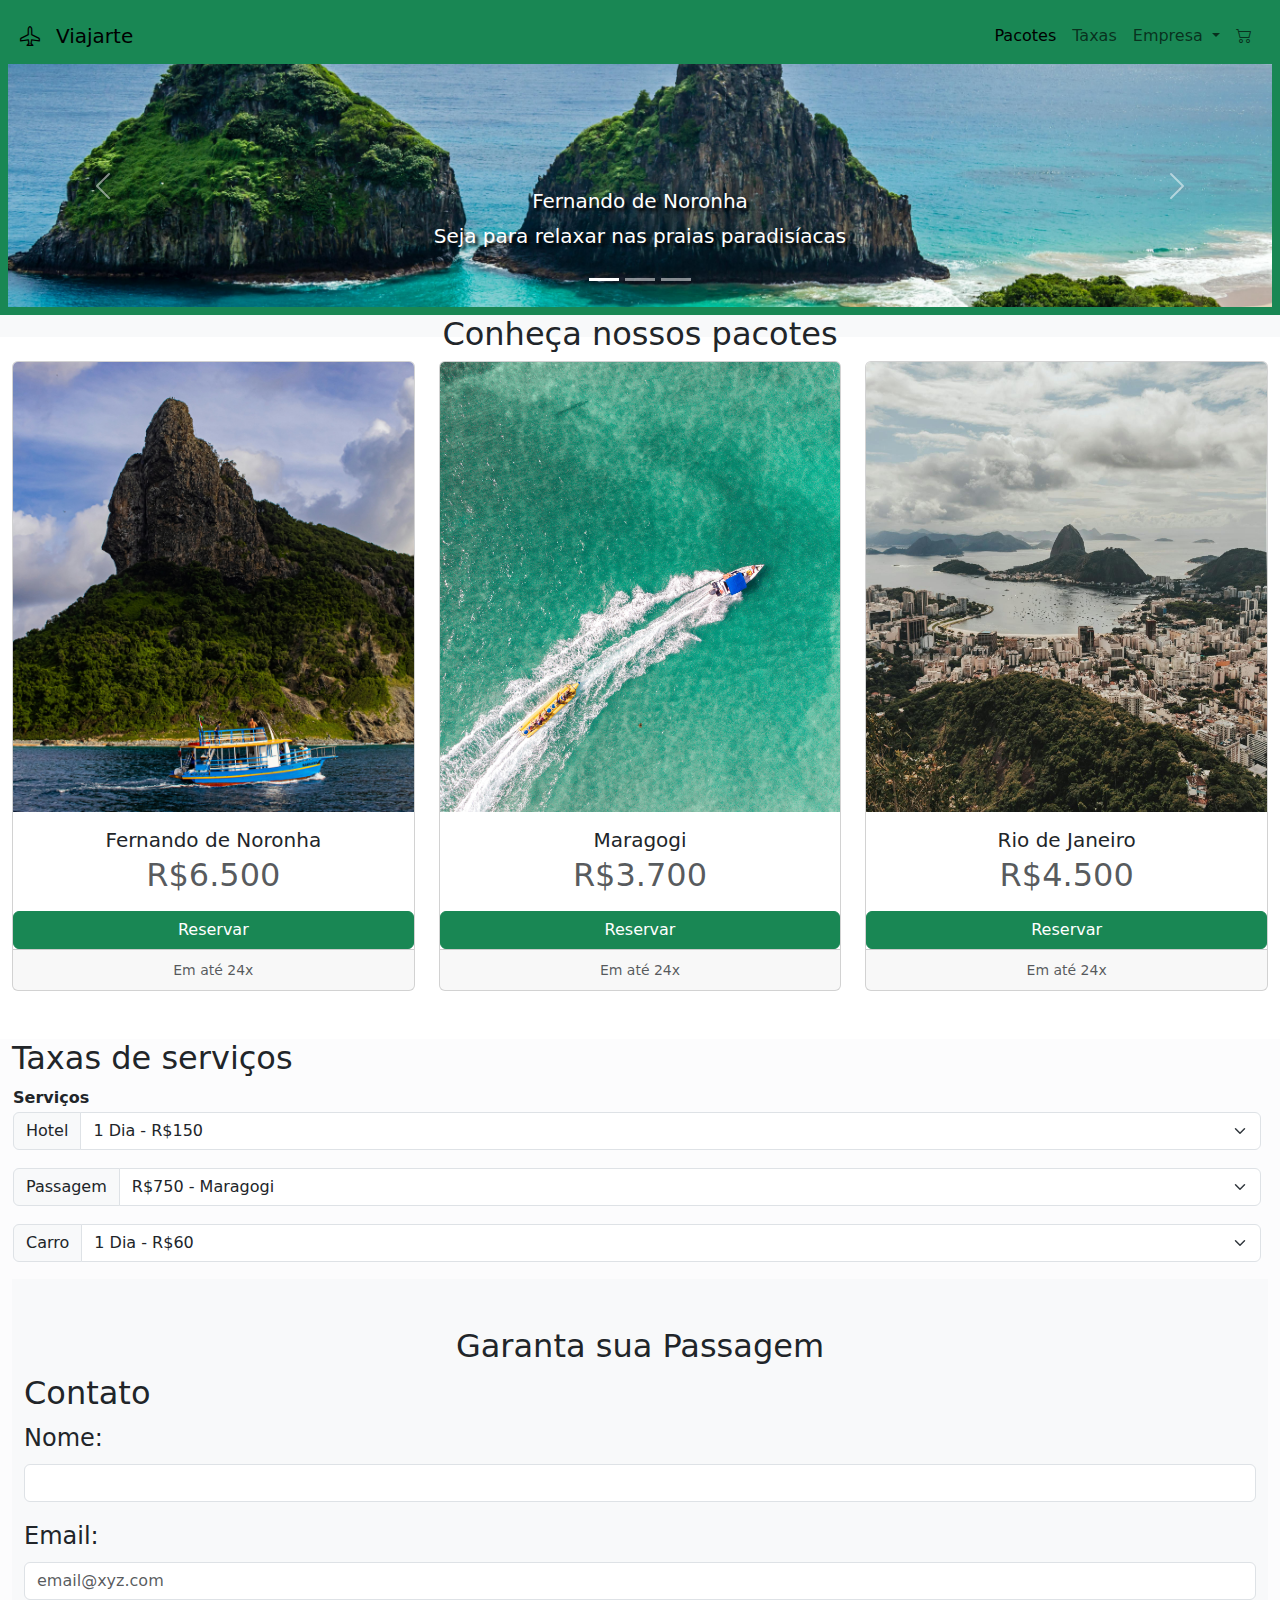
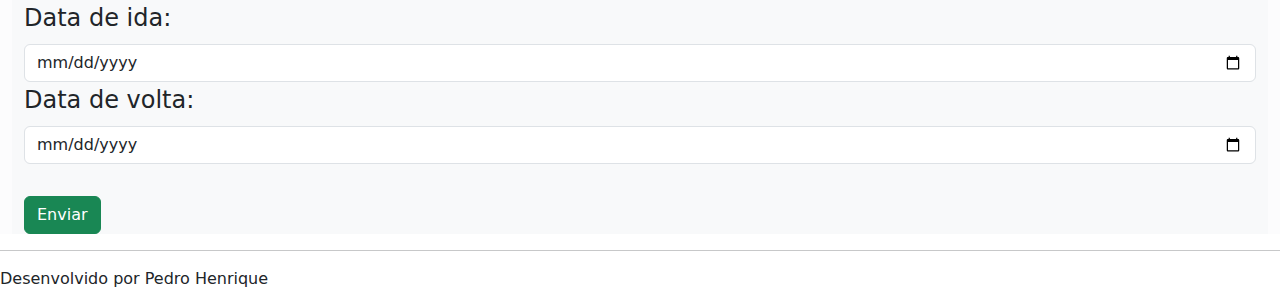
<file: index.html>
<!DOCTYPE html>
<html lang="PT-BR">

<head>
  <meta charset="UTF-8">
  <meta name="viewport" content="width=device-width, initial-scale=1.0">
  <link rel="stylesheet" href="style.css"">
  <link rel="stylesheet" href="https://cdn.jsdelivr.net/npm/bootstrap-icons@1.11.3/font/bootstrap-icons.min.css">
    <link href=" https://cdn.jsdelivr.net/npm/bootstrap@5.3.3/dist/css/bootstrap.min.css" rel="stylesheet"
    integrity="sha384-QWTKZyjpPEjISv5WaRU9OFeRpok6YctnYmDr5pNlyT2bRjXh0JMhjY6hW+ALEwIH" crossorigin="anonymous">
  <title>Viajarte</title>
</head>

<body>
  <header class="container-fluid p-2 bg-success text-center">
    <section>
      <nav class=" navbar navbar-expand-lg bg-success">
        <div class="container-fluid">
          <a class="navbar-brand" href="#"><i class="bi bi-airplane"></i></a>
          <a class="navbar-brand" href="#">Viajarte</a>
          <button class="navbar-toggler" type="button" data-bs-toggle="collapse"
            data-bs-target="#navbarSupportedContent" aria-controls="navbarSupportedContent" aria-expanded="false"
            aria-label="Toggle navigation">
            <span class="navbar-toggler-icon"></span>
          </button>
          <div class="collapse navbar-collapse justify-content-end bg-success" id="navbarSupportedContent">
            <ul class="navbar-nav">
              <li class="nav-item">
                <a class="nav-link active" aria-current="page" href="#">Pacotes</a>
              </li>
              <li class="nav-item">
                <a class="nav-link" href="#">Taxas</a>
              </li>
              <li class="nav-item dropdown">
                <a class="nav-link dropdown-toggle" href="#" role="button" data-bs-toggle="dropdown"
                  aria-expanded="false">
                  Empresa
                </a>
                <ul class="dropdown-menu">
                  <li><a class="dropdown-item" href="#">Contato</a></li>
                  <li><a class="dropdown-item" href="#">Historia</a></li>
                  <li>
                    <hr class="dropdown-divider">
                  </li>
                </ul>
                <li>
                  <a class="nav-link" href="#"><i class="bi bi-cart2"></i></a>
                </li>
              </li>
              </li>
            </ul>
          </div>
        </div>
      </nav>


      <div id="carouselExampleCaptions" class="carousel slide">
        <div class="carousel-indicators">
          <button type="button" data-bs-target="#carouselExampleCaptions" data-bs-slide-to="0" class="active"
            aria-current="true" aria-label="Slide 1"></button>
          <button type="button" data-bs-target="#carouselExampleCaptions" data-bs-slide-to="1"
            aria-label="Slide 2"></button>
          <button type="button" data-bs-target="#carouselExampleCaptions" data-bs-slide-to="2"
            aria-label="Slide 3"></button>
        </div>
        <div class="carousel-inner">
          <div class="carousel-item active" id="AteImg">
            <img src="img/carrosel/pexels-marcio-teixeira-763917535-20358931.jpg" class="d-block w-100" alt="...">
            <div class="carousel-caption d-none d-md-block" id="Textone">
              <h5>Fernando de Noronha</h5>
              <p>Seja para relaxar nas praias paradisíacas</p>
            </div>
          </div>
          <div class="carousel-item" id="AteImg">
            <img src="img/carrosel/pexels-caio-45917.jpg" class="d-block w-100" alt="...">
            <div class="carousel-caption d-none d-md-block" id="Textone">
              <h5>São Paulo</h5>
              <p>Mergulhar na cultura vibrante de São Paulo</p>
            </div>
          </div>
          <div class="carousel-item" id="AteImg">
            <img src="img/carrosel/pexels-aline-cardoso-1493182-2876407.jpg" class="d-block w-100" alt="...">
            <div class="carousel-caption d-none d-md-block" id="Textone">
              <h5>Rio de Janeiro</h5>
              <p>Ou se apaixonar pelas belezas do Rio de Janeiro, o Brasil te espera! Reserve já sua viagem e viva
                experiências inesquecíveis!
              </p>
            </div>
          </div>
        </div>
        <button class="carousel-control-prev" type="button" data-bs-target="#carouselExampleCaptions"
          data-bs-slide="prev">
          <span class="carousel-control-prev-icon" aria-hidden="true"></span>
          <span class="visually-hidden">Previous</span>
        </button>
        <button class="carousel-control-next" type="button" data-bs-target="#carouselExampleCaptions"
          data-bs-slide="next">
          <span class="carousel-control-next-icon" aria-hidden="true"></span>
          <span class="visually-hidden">Next</span>
        </button>
      </div>
    </section>
  </header>

  <section class="container-fluid bg-light text-center">
    <h2>Conheça nossos pacotes</h2>
  </section>

  <section class="text-center container-fluid" id="imgTwo">
    <div class="row row-cols-1 row-cols-md-3 g-4" id="card">
      <div class="col">
        <div class="card h-100">
          <img src="img/pexels-paulo-gustavo-modesto-1241776887-24964018.jpg" class="card-img-top" alt="...">
          <div class="card-body">
            <h5 class="card-title text-center">Fernando de Noronha</h5>
            <h2 class="card-text card-subtitle text-muted">R$6.500</h2>
          </div>
          <a href="" class="btn btn-success" data-bs-toggle="modal" data-bs-target="#ModalTree">Reservar</a>
          <div class="card-footer">
            <small class="text-body-secondary">Em até 24x</small>
          </div>
        </div>
      </div>
      <div class="col">
        <div class="card h-100">
          <img src="img/pexels-lucasmenesesphoto-4869162.jpg" class="card-img-top" alt="...">
          <div class="card-body">
            <h5 class="card-title">Maragogi</h5>
            <h2 class="card-text card-subtitle text-muted">R$3.700</h2>
          </div>
          <a href="" class="btn btn-success" data-bs-toggle="modal" data-bs-target="#ModalFour">Reservar</a>
          <div class="card-footer">
            <small class="text-body-secondary">Em até 24x</small>
          </div>
        </div>
      </div>
      <div class="col">
        <div class="card h-100">
          <img src="img/pexels-guimaraesm-3648269 (2).jpg" class="card-img-top" alt="...">
          <div class="card-body">
            <h5 class="card-title">Rio de Janeiro</h5>
            <h2 class="card-text card-subtitle text-muted">R$4.500</h2>
          </div>
          <a href="" class="btn btn-success" data-bs-toggle="modal" data-bs-target="#ModalOne">Reservar</a>
          <div class="card-footer">
            <small class="text-body-secondary">Em até 24x</small>
          </div>
        </div>
      </div>
  </section>
  <fieldset><br><br>
    <section class="container-fluid bg-light-subtle">
      <div>
        <h2>Taxas de serviços</h2>

        <table class="container-fluid ">
          <thead>
        </table>

        <TAble class="container-fluid">
          <tr>
            <th>Serviços</th>

          </tr>
          </thead>
          <tbody>
            <tr>
              <td>
                <div class="input-group mb-3">
                  <label class="input-group-text" for="inputGroupSelect01">Hotel</label>
                  <select class="form-select" id="inputGroupSelect01">
                    <option value="">Não vou querer</option>
                    <option selected="1">1 Dia - R$150</option>
                    <option value="2">7 Dias - R$750</option>
                    <option value="3">1 mês - R$2.500</option>
                  </select>
                </div>
              </td>
              <td></td>
            </tr>

            <tr>
              <td>
                <div class="input-group mb-3">
                  <label class="input-group-text" for="inputGroupSelect01">Passagem</label>
                  <select class="form-select" id="inputGroupSelect01">
                    <option selected>R$750 - Maragogi</option>
                    <option value="1">R$3.750 - Fernando de Noronha</option>
                    <option value="2">R$1.500 - Rio de Janeiro</option>
                  </select>
                </div>
              </td>
              <td></td>
            </tr>
            <tr>
              <td>
                <div class="input-group mb-3">
                  <label class="input-group-text" for="inputGroupSelect01">Carro</label>
                  <select class="form-select" id="inputGroupSelect01">
                    <option value="">Não vou querer</option>
                    <option selected="1">1 Dia - R$60</option>
                    <option value="2">7 Dias - R$380</option>
                    <option value="3">1 mês - R$1.500</option>
                  </select>
                </div>
              </td>
              <td></td>
            </tr>
          </tbody>
        </table>
      </div>
    </section>
  </fieldset>

  <fieldset class="container-fluid bg-light-subtle">
    <section class="container-fluid bg-light"><br><br>
      <h2 class="text-center">Garanta sua Passagem</h2>
      <h2>Contato</h2>
      <form method="get" action=""></form>
      <legend>
        <div class="mb-3">
          <label class="form-label" for="nome">Nome:</label>
          <input type="text" class="form-control" name="nome" id="nome">
        </div>
        <div class="nb-3">
          <label class="form-label" for="email">Email:</label>
          <input type="email" class="form-control" name="email" placeholder="email@xyz.com" required id="email">
        </div>

        <div class="nb-3">
          <label class="form-label" for="dataIda">Data de ida:</label>
          <input type="date" class="form-control" name="dataIda" id="dataIda">
        </div>

        <div class="nb-3">
          <label class="form-label" for="dataVolta">Data de volta:</label>
          <input type="date" class="form-control" name="dataVolta" id="dataVolta">
        </div>
      </legend>
      <fieldset>
        <br>
        <a href="" class="btn btn-success" data-bs-toggle="modal" data-bs-target="#ModalTwo">Enviar</a>
      </fieldset>

  </fieldset>
  </section>
  <script src="https://cdn.jsdelivr.net/npm/bootstrap@5.3.3/dist/js/bootstrap.bundle.min.js"
    integrity="sha384-YvpcrYf0tY3lHB60NNkmXc5s9fDVZLESaAA55NDzOxhy9GkcIdslK1eN7N6jIeHz"
    crossorigin="anonymous"></script>
</body>
<div class="modal" tabindex="-1" id="ModalOne">
  <div class="modal-dialog">
    <div class="modal-content">
      <div class="modal-header">
        <h5 class="modal-title">Suas compras</h5>
        <button type="button" class="btn-close" data-bs-dismiss="modal" aria-label="Close"></button>
      </div>
      <div class="modal-body">
        <p>Produto adicionado ao carrinho</p>
      </div>
      <div class="modal-footer">
        <button type="button" class="btn btn-warning" data-bs-dismiss="modal">Continuar comprando</button>
        <a href="checkoutRio.html" type="button" class="btn btn-success">Finalizar compra</a>
      </div>
    </div>
  </div>
</div> 

<div class="modal" tabindex="-1" id="ModalTree">
  <div class="modal-dialog">
    <div class="modal-content">
      <div class="modal-header">
        <h5 class="modal-title">Suas compras</h5>
        <button type="button" class="btn-close" data-bs-dismiss="modal" aria-label="Close"></button>
      </div>
      <div class="modal-body">
        <p>Produto adicionado ao carrinho</p>
      </div>
      <div class="modal-footer">
        <button type="button" class="btn btn-warning" data-bs-dismiss="modal">Continuar comprando</button>
        <a href="checkoutFer.html" type="button" class="btn btn-success">Finalizar compra</a>
      </div>
    </div>
  </div>
</div> 

<div class="modal" tabindex="-1" id="ModalFour">
  <div class="modal-dialog">
    <div class="modal-content">
      <div class="modal-header">
        <h5 class="modal-title">Suas compras</h5>
        <button type="button" class="btn-close" data-bs-dismiss="modal" aria-label="Close"></button>
      </div>
      <div class="modal-body">
        <p>Produto adicionado ao carrinho</p>
      </div>
      <div class="modal-footer">
        <button type="button" class="btn btn-warning" data-bs-dismiss="modal">Continuar comprando</button>
        <a href="checkoutMara.html" type="button" class="btn btn-success">Finalizar compra</a>
      </div>
    </div>
  </div>
</div> 

<div class="modal" tabindex="-1" id="ModalTwo">
  <div class="modal-dialog">
    <div class="modal-content">
      <div class="modal-header">
        <h5 class="modal-title">Orçamento Enviado</h5>
        <button type="button" class="btn-close" data-bs-dismiss="modal" aria-label="Close"></button>
      </div>
      <div class="modal-body">
        <p>Em breve entraremos em contato por email</p>
      </div>
      <div class="modal-footer">
        <button type="button" class="btn btn-danger" data-bs-dismiss="modal">Fechar</button>
      </div>
    </div>
  </div>
</div>
<footer>
  <hr>
  <p>
      Desenvolvido por Pedro Henrique
  </p>
</footer>
</html>
</file>
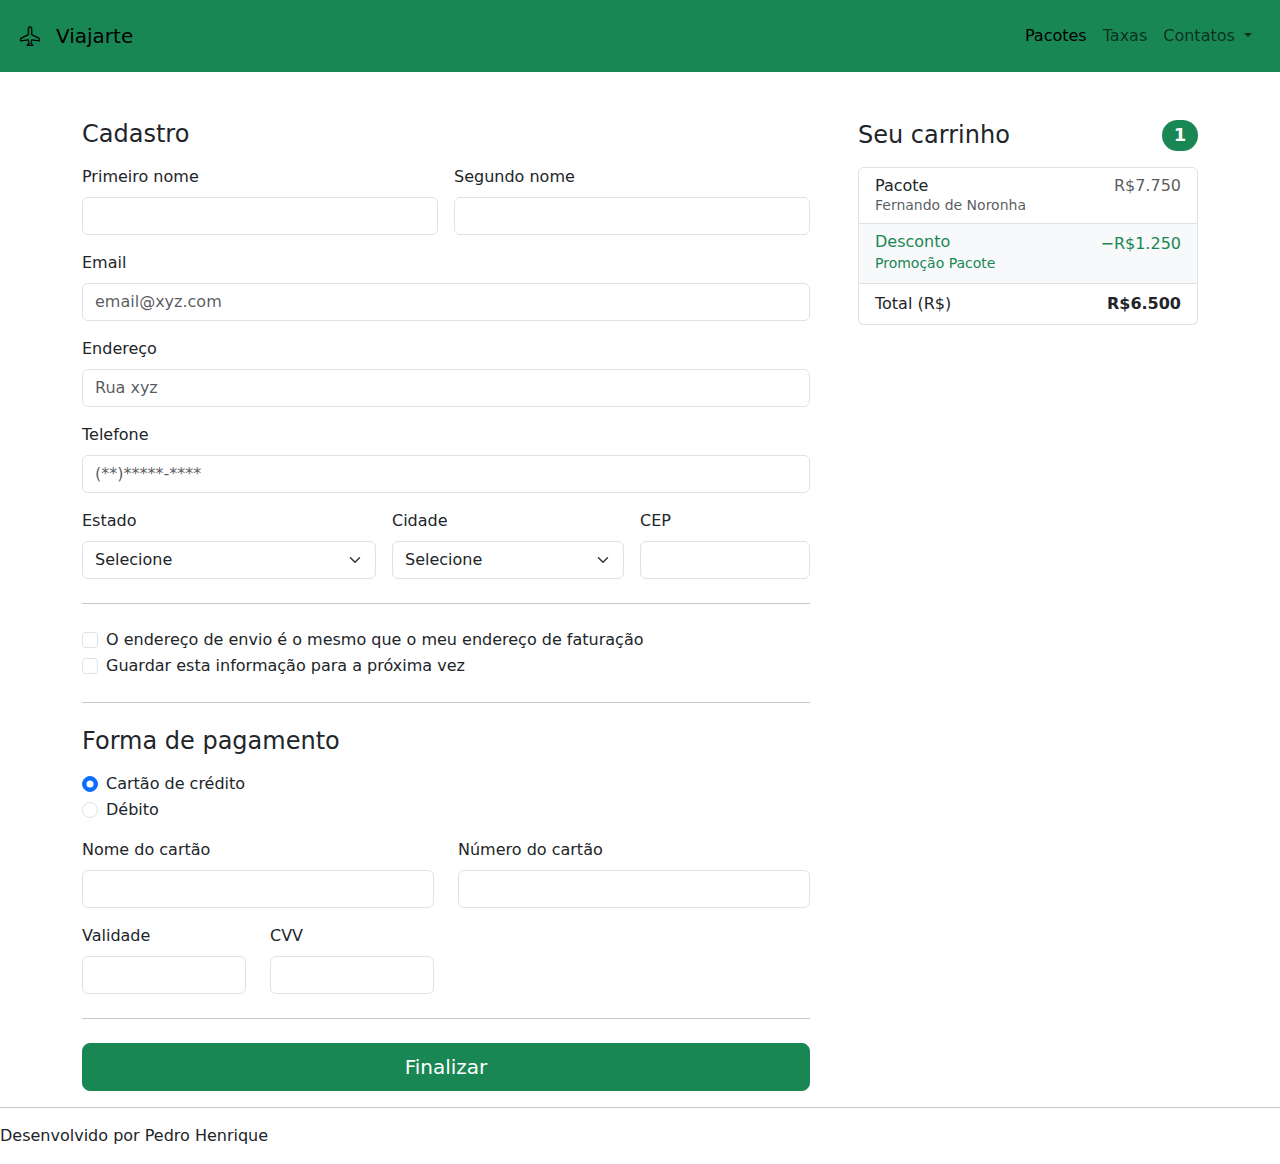
<file: checkoutFer.html>
<!DOCTYPE html>
<html lang="PT-BR">

<head>
  <meta charset="UTF-8">
  <meta name="viewport" content="width=device-width, initial-scale=1.0">
  <link rel="stylesheet" href="style.css">
  <link rel="stylesheet" href="https://cdn.jsdelivr.net/npm/bootstrap-icons@1.11.3/font/bootstrap-icons.min.css">
  <link href=" https://cdn.jsdelivr.net/npm/bootstrap@5.3.3/dist/css/bootstrap.min.css" rel="stylesheet"
    integrity="sha384-QWTKZyjpPEjISv5WaRU9OFeRpok6YctnYmDr5pNlyT2bRjXh0JMhjY6hW+ALEwIH" crossorigin="anonymous">
  <title>Checkout</title>
</head>

<body>
  <header class="container-fluid p-2 bg-success text-center">
    <section>
      <nav class=" navbar navbar-expand-lg bg-success">
        <div class="container-fluid">
          <a class="navbar-brand" href="#"><i class="bi bi-airplane"></i></a>
          <a class="navbar-brand" href="#">Viajarte</a>
          <button class="navbar-toggler" type="button" data-bs-toggle="collapse"
            data-bs-target="#navbarSupportedContent" aria-controls="navbarSupportedContent" aria-expanded="false"
            aria-label="Toggle navigation">
            <span class="navbar-toggler-icon"></span>
          </button>
          <div class="collapse navbar-collapse justify-content-end bg-success" id="navbarSupportedContent">
            <ul class="navbar-nav">
              <li class="nav-item">
                <a class="nav-link active" aria-current="page" href="#">Pacotes</a>
              </li>
              <li class="nav-item">
                <a class="nav-link" href="#">Taxas</a>
              </li>
              <li class="nav-item dropdown">
                <a class="nav-link dropdown-toggle" href="#" role="button" data-bs-toggle="dropdown"
                  aria-expanded="false">
                  Contatos
                </a>
                <ul class="dropdown-menu">
                  <li><a class="dropdown-item" href="#">Action</a></li>
                  <li><a class="dropdown-item" href="#">Another action</a></li>
                  <li>
                    <hr class="dropdown-divider">
                  </li>

                <li>
                  <a class="nav-link" href="#"><i class="bi bi-cart2"></i></a>
                </li>
              </li>
              </li>
            </ul>
          </div>
        </div>
      </nav>
      </fieldset>
    </section>
  </header><br><br>
  <main class="container">
    <div class="row g-5">
      <div class="col-md-5 col-lg-4 order-md-last">
        <h4 class="d-flex justify-content-between align-items-center mb-3">
          <span>Seu carrinho</span>
          <span class="badge bg-success rounded-pill">1</span>
        </h4>
        <ul class="list-group mb-3">
          <li class="list-group-item d-flex justify-content-between lh-sm">
            <div>
              <h6 class="my-0">Pacote</h6>
              <small class="text-body-secondary">Fernando de Noronha</small>
            </div>
            <span class="text-body-secondary">R$7.750</span>
          </li>
          <li class="list-group-item d-flex justify-content-between bg-body-tertiary">
            <div class="text-success">
              <h6 class="my-0">Desconto</h6>
              <small>Promoção Pacote</small>
            </div>
            <span class="text-success">−R$1.250</span>
          </li>
          <li class="list-group-item d-flex justify-content-between">
            <span>Total (R$)</span>
            <strong>R$6.500</strong>
          </li>
        </ul>

        <form>
        </form>
      </div>
      <div class="col-md-7 col-lg-8">
        <h4 class="mb-3">Cadastro</h4>
        <form class="needs-validation" novalidate>
          <div class="row g-3">
            <div class="col-sm-6">
              <label for="firstName" class="form-label">Primeiro nome</label>
              <input type="text" class="form-control" id="firstName" placeholder="" value="" required>
              <div class="invalid-feedback">
                Valid first name is required.
              </div>
            </div>

            <div class="col-sm-6">
              <label for="lastName" class="form-label">Segundo nome</label>
              <input type="text" class="form-control" id="lastName" placeholder="" value="" required>
              <div class="invalid-feedback">
                Valid last name is required.
              </div>
            </div>

            <div class="col-12">
              <label for="email" class="form-label">Email <span class="text-body-secondary"></span></label>
              <input type="email" class="form-control" id="email" placeholder="email@xyz.com">
              <div class="invalid-feedback">
                Please enter a valid email address for shipping updates.
              </div>
            </div>

            <div class="col-12">
              <label for="address" class="form-label">Endereço</label>
              <input type="text" class="form-control" id="Endereço" placeholder="Rua xyz" required>
              <div class="invalid-feedback">
                Please enter your shipping address.
              </div>
            </div>

            <div class="col-12">
              <label for="address2" class="form-label">Telefone <span
                  class="text-body-secondary"></span></label>
              <input type="text" class="form-control" id="telefone" placeholder="(**)*****-****">
            </div>

            <div class="col-md-5">
              <label for="estado" class="form-label">Estado</label>
              <select class="form-select" id="estado" required>
                <option value="">Selecione</option>
                <option value="">Selecione um estado</option>
                <option value="AC">Acre (AC)</option>
                <option value="AL">Alagoas (AL)</option>
                <option value="AP">Amapá (AP)</option>
                <option value="AM">Amazonas (AM)</option>
                <option value="BA">Bahia (BA)</option>
                <option value="CE">Ceará (CE)</option>
                <option value="DF">Distrito Federal (DF)</option>
                <option value="ES">Espírito Santo (ES)</option>
                <option value="GO">Goiás (GO)</option>
                <option value="MA">Maranhão (MA)</option>
                <option value="MT">Mato Grosso (MT)</option>
                <option value="MS">Mato Grosso do Sul (MS)</option>
                <option value="MG">Minas Gerais (MG)</option>
                <option value="PA">Pará (PA)</option>
                <option value="PB">Paraíba (PB)</option>
                <option value="PR">Paraná (PR)</option>
                <option value="PE">Pernambuco (PE)</option>
                <option value="PI">Piauí (PI)</option>
                <option value="RJ">Rio de Janeiro (RJ)</option>
                <option value="RN">Rio Grande do Norte (RN)</option>
                <option value="RS">Rio Grande do Sul (RS)</option>
                <option value="RO">Rondônia (RO)</option>
                <option value="RR">Roraima (RR)</option>
                <option value="SC">Santa Catarina (SC)</option>
                <option value="SP">São Paulo (SP)</option>
                <option value="SE">Sergipe (SE)</option>
                <option value="TO">Tocantins (TO)</option>
              </select>
              <div class="invalid-feedback">
                Selecione seu estado.
              </div>
            </div>

            <div class="col-md-4">
              <label for="state" class="form-label">Cidade</label>
              <select class="form-select" id="Cidade" required>
                <option value="">Selecione</option>
                <option value="">Selecione uma cidade</option>
                <option value="São Paulo">São Paulo</option>
                <option value="Rio de Janeiro">Rio de Janeiro</option>
                <option value="Belo Horizonte">Belo Horizonte</option>
                <option value="Brasília">Brasília</option>
                <option value="Salvador">Salvador</option>
                <option value="Fortaleza">Fortaleza</option>
                <option value="Curitiba">Curitiba</option>
                <option value="Manaus">Manaus</option>
                <option value="Recife">Recife</option>
                <option value="Porto Alegre">Porto Alegre</option>
                <option value="Belém">Belém</option>
                <option value="Goiânia">Goiânia</option>
                <option value="São Luís">São Luís</option>
                <option value="Maceió">Maceió</option>
                <option value="Natal">Natal</option>
                <option value="João Pessoa">João Pessoa</option>
                <option value="Teresina">Teresina</option>
                <option value="Campo Grande">Campo Grande</option>
                <option value="Cuiabá">Cuiabá</option>
                <option value="Aracaju">Aracaju</option>
                <option value="Vitória">Vitória</option>
                <option value="Macapá">Macapá</option>
                <option value="Rio Branco">Rio Branco</option>
                <option value="Boa Vista">Boa Vista</option>
                <option value="Palmas">Palmas</option>
                <option value="São Bernardo do Campo">São Bernardo do Campo</option>
                <option value="São José dos Campos">São José dos Campos</option>
                <option value="Santo André">Santo André</option>
                <option value="Nova Iguaçu">Nova Iguaçu</option>
                <option value="Duque de Caxias">Duque de Caxias</option>
                <option value="Campinas">Campinas</option>
                <option value="São José">São José</option>
                <option value="Guarulhos">Guarulhos</option>
                <option value="Diadema">Diadema</option>
                <option value="Niterói">Niterói</option>
                <option value="Contagem">Contagem</option>
                <option value="Juiz de Fora">Juiz de Fora</option>
                <option value="Sorocaba">Sorocaba</option>
                <option value="Caxias do Sul">Caxias do Sul</option>
                <option value="Pelotas">Pelotas</option>
                <option value="Florianópolis">Florianópolis</option>
                <option value="Teresópolis">Teresópolis</option>
              </select>
              <div class="invalid-feedback">
                Selecione sua cidade.
              </div>
            </div>

            <div class="col-md-3">
              <label for="zip" class="form-label">CEP</label>
              <input type="text" class="form-control" id="zip" placeholder="" required>
              <div class="invalid-feedback">
                Zip code required.
              </div>
            </div>
          </div>

          <hr class="my-4">

          <div class="form-check">
            <input type="checkbox" class="form-check-input" id="same-address">
            <label class="form-check-label" for="same-address">O endereço de envio é o mesmo que o meu endereço de faturação</label>
          </div>

          <div class="form-check">
            <input type="checkbox" class="form-check-input" id="save-info">
            <label class="form-check-label" for="save-info">Guardar esta informação para a próxima vez</label>
          </div>

          <hr class="my-4">

          <h4 class="mb-3">Forma de pagamento</h4>

          <div class="my-3">
            <div class="form-check">
              <input id="credit" name="paymentMethod" type="radio" class="form-check-input" checked required>
              <label class="form-check-label" for="credit">Cartão de crédito</label>
            </div>
            <div class="form-check">
              <input id="debit" name="paymentMethod" type="radio" class="form-check-input" required>
              <label class="form-check-label" for="debit">Débito</label>
            </div>
          </div>

          <div class="row gy-3">
            <div class="col-md-6">
              <label for="cc-name" class="form-label">Nome do cartão</label>
              <input type="text" class="form-control" id="cc-name" placeholder="" required>
              <small class="text-body-secondary"></small>
              <div class="invalid-feedback">
                É necessário o nome do cartão de crédito
              </div>
            </div>

            <div class="col-md-6">
              <label for="cc-number" class="form-label">Número do cartão</label>
              <input type="text" class="form-control" id="cc-number" placeholder="" required>
              <div class="invalid-feedback">
                É necessário o número do cartão de crédito
              </div>
            </div>

            <div class="col-md-3">
              <label for="cc-expiration" class="form-label">Validade</label>
              <input type="text" class="form-control" id="cc-expiration" placeholder="" required>
              <div class="invalid-feedback">
                É necessário a validade do cartão de crédito
              </div>
            </div>

            <div class="col-md-3">
              <label for="cc-cvv" class="form-label">CVV</label>
              <input type="text" class="form-control" id="cc-cvv" placeholder="" required>
              <div class="invalid-feedback">
                Security code required
              </div>
            </div>
          </div>

          <hr class="my-4">

          <a href="" class="btn btn-success btn-lg w-100" data-bs-toggle="modal" data-bs-target="#ModalFer">Finalizar</a>
        </form>
      </div>
    </div>
  </main>

  <script src="https://cdn.jsdelivr.net/npm/bootstrap@5.3.3/dist/js/bootstrap.bundle.min.js"
    integrity="sha384-YvpcrYf0tY3lHB60NNkmXc5s9fDVZLESaAA55NDzOxhy9GkcIdslK1eN7N6jIeHz"
    crossorigin="anonymous"></script>
</body>
<div class="modal" tabindex="-1" id="ModalFer">
  <div class="modal-dialog">
    <div class="modal-content">
      <div class="modal-header">
        <h5 class="modal-title">Compra realizada com sucesso</h5>
        <button type="button" class="btn-close" data-bs-dismiss="modal" aria-label="Close"></button>
      </div>
      <div class="modal-body">
        <p>Acesse seu email para mais informações</p>
      </div>
      <div class="modal-footer">
        <button type="button" class="btn btn-danger" data-bs-dismiss="modal">Fechar</button>
      </div>
    </div>
  </div>
</div>

<footer>
  <hr>
  <p>
      Desenvolvido por Pedro Henrique
  </p>
</footer>

</html
</file>
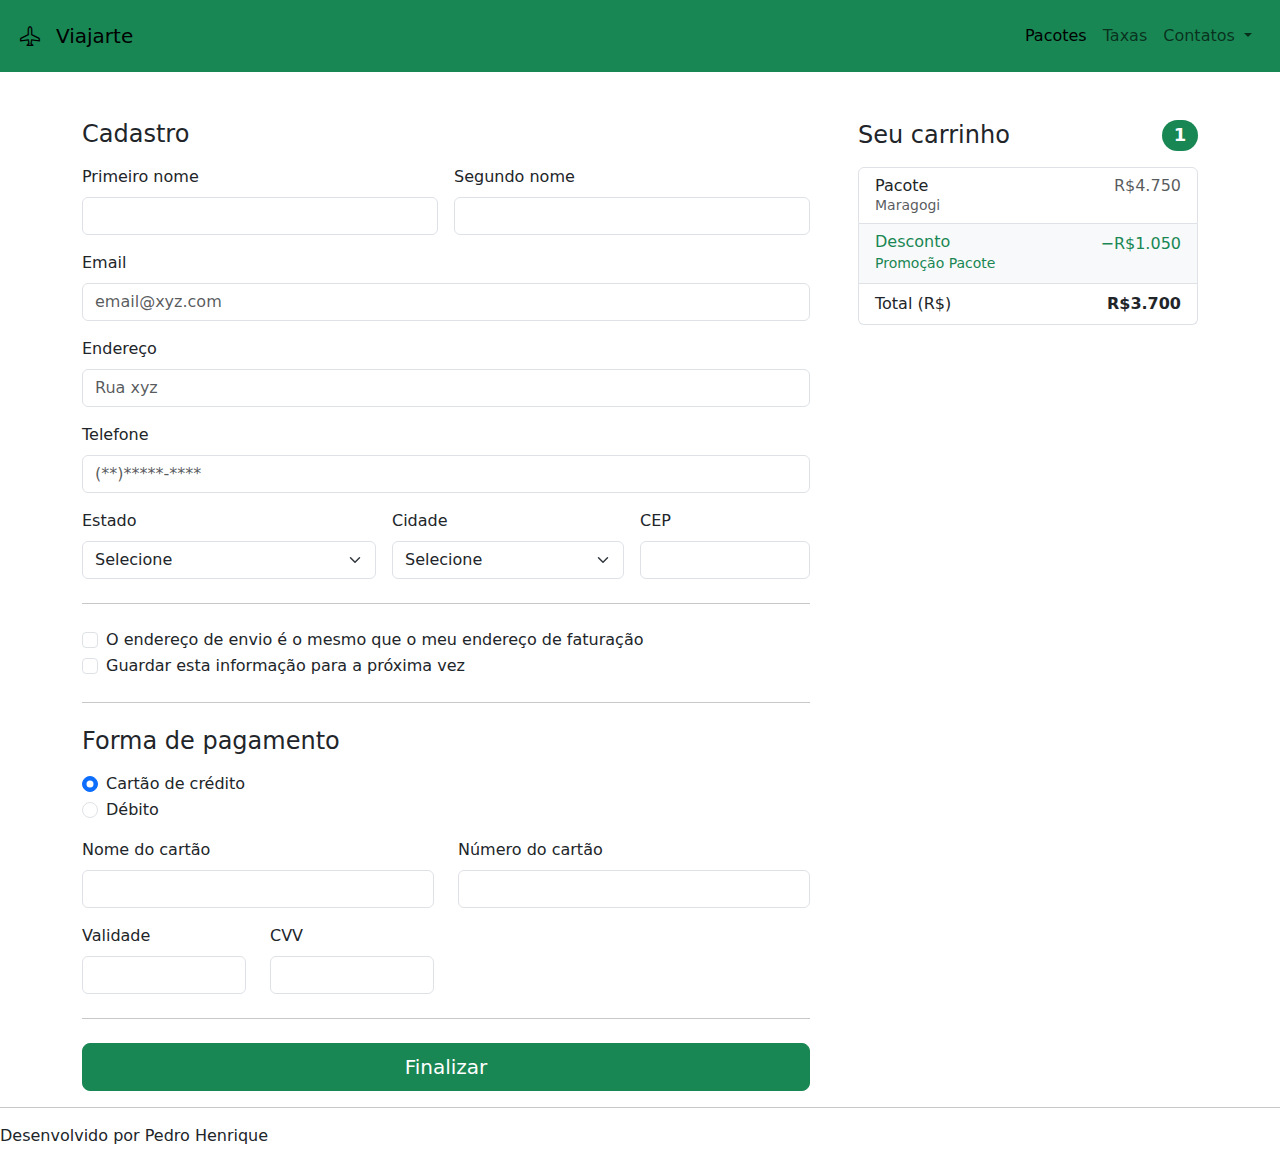
<file: checkoutMara.html>
<!DOCTYPE html>
<html lang="PT-BR">

<head>
  <meta charset="UTF-8">
  <meta name="viewport" content="width=device-width, initial-scale=1.0">
  <link rel="stylesheet" href="style.css">
  <link rel="stylesheet" href="https://cdn.jsdelivr.net/npm/bootstrap-icons@1.11.3/font/bootstrap-icons.min.css">
  <link href=" https://cdn.jsdelivr.net/npm/bootstrap@5.3.3/dist/css/bootstrap.min.css" rel="stylesheet"
    integrity="sha384-QWTKZyjpPEjISv5WaRU9OFeRpok6YctnYmDr5pNlyT2bRjXh0JMhjY6hW+ALEwIH" crossorigin="anonymous">
  <title>Checkout</title>
</head>

<body>
  <header class="container-fluid p-2 bg-success text-center">
    <section>
      <nav class=" navbar navbar-expand-lg bg-success">
        <div class="container-fluid">
          <a class="navbar-brand" href="#"><i class="bi bi-airplane"></i></a>
          <a class="navbar-brand" href="#">Viajarte</a>
          <button class="navbar-toggler" type="button" data-bs-toggle="collapse"
            data-bs-target="#navbarSupportedContent" aria-controls="navbarSupportedContent" aria-expanded="false"
            aria-label="Toggle navigation">
            <span class="navbar-toggler-icon"></span>
          </button>
          <div class="collapse navbar-collapse justify-content-end bg-success" id="navbarSupportedContent">
            <ul class="navbar-nav">
              <li class="nav-item">
                <a class="nav-link active" aria-current="page" href="#">Pacotes</a>
              </li>
              <li class="nav-item">
                <a class="nav-link" href="#">Taxas</a>
              </li>
              <li class="nav-item dropdown">
                <a class="nav-link dropdown-toggle" href="#" role="button" data-bs-toggle="dropdown"
                  aria-expanded="false">
                  Contatos
                </a>
                <ul class="dropdown-menu">
                  <li><a class="dropdown-item" href="#">Action</a></li>
                  <li><a class="dropdown-item" href="#">Another action</a></li>
                  <li>
                    <hr class="dropdown-divider">
                  </li>

                <li>
                  <a class="nav-link" href="#"><i class="bi bi-cart2"></i></a>
                </li>
              </li>
              </li>
            </ul>
          </div>
        </div>
      </nav>
      </fieldset>
    </section>
  </header><br><br>
  <main class="container">
    <div class="row g-5">
      <div class="col-md-5 col-lg-4 order-md-last">
        <h4 class="d-flex justify-content-between align-items-center mb-3">
          <span>Seu carrinho</span>
          <span class="badge bg-success rounded-pill">1</span>
        </h4>
        <ul class="list-group mb-3">
          <li class="list-group-item d-flex justify-content-between lh-sm">
            <div>
              <h6 class="my-0">Pacote</h6>
              <small class="text-body-secondary">Maragogi</small>
            </div>
            <span class="text-body-secondary">R$4.750</span>
          </li>
          <li class="list-group-item d-flex justify-content-between bg-body-tertiary">
            <div class="text-success">
              <h6 class="my-0">Desconto</h6>
              <small>Promoção Pacote</small>
            </div>
            <span class="text-success">−R$1.050</span>
          </li>
          <li class="list-group-item d-flex justify-content-between">
            <span>Total (R$)</span>
            <strong>R$3.700</strong>
          </li>
        </ul>

        <form>
        </form>
      </div>
      <div class="col-md-7 col-lg-8">
        <h4 class="mb-3">Cadastro</h4>
        <form class="needs-validation" novalidate>
          <div class="row g-3">
            <div class="col-sm-6">
              <label for="firstName" class="form-label">Primeiro nome</label>
              <input type="text" class="form-control" id="firstName" placeholder="" value="" required>
              <div class="invalid-feedback">
                Valid first name is required.
              </div>
            </div>

            <div class="col-sm-6">
              <label for="lastName" class="form-label">Segundo nome</label>
              <input type="text" class="form-control" id="lastName" placeholder="" value="" required>
              <div class="invalid-feedback">
                Valid last name is required.
              </div>
            </div>

            <div class="col-12">
              <label for="email" class="form-label">Email <span class="text-body-secondary"></span></label>
              <input type="email" class="form-control" id="email" placeholder="email@xyz.com">
              <div class="invalid-feedback">
                Please enter a valid email address for shipping updates.
              </div>
            </div>

            <div class="col-12">
              <label for="address" class="form-label">Endereço</label>
              <input type="text" class="form-control" id="Endereço" placeholder="Rua xyz" required>
              <div class="invalid-feedback">
                Please enter your shipping address.
              </div>
            </div>

            <div class="col-12">
              <label for="address2" class="form-label">Telefone <span
                  class="text-body-secondary"></span></label>
              <input type="text" class="form-control" id="telefone" placeholder="(**)*****-****">
            </div>

            <div class="col-md-5">
              <label for="estado" class="form-label">Estado</label>
              <select class="form-select" id="estado" required>
                <option value="">Selecione</option>
                <option value="">Selecione um estado</option>
                <option value="AC">Acre (AC)</option>
                <option value="AL">Alagoas (AL)</option>
                <option value="AP">Amapá (AP)</option>
                <option value="AM">Amazonas (AM)</option>
                <option value="BA">Bahia (BA)</option>
                <option value="CE">Ceará (CE)</option>
                <option value="DF">Distrito Federal (DF)</option>
                <option value="ES">Espírito Santo (ES)</option>
                <option value="GO">Goiás (GO)</option>
                <option value="MA">Maranhão (MA)</option>
                <option value="MT">Mato Grosso (MT)</option>
                <option value="MS">Mato Grosso do Sul (MS)</option>
                <option value="MG">Minas Gerais (MG)</option>
                <option value="PA">Pará (PA)</option>
                <option value="PB">Paraíba (PB)</option>
                <option value="PR">Paraná (PR)</option>
                <option value="PE">Pernambuco (PE)</option>
                <option value="PI">Piauí (PI)</option>
                <option value="RJ">Rio de Janeiro (RJ)</option>
                <option value="RN">Rio Grande do Norte (RN)</option>
                <option value="RS">Rio Grande do Sul (RS)</option>
                <option value="RO">Rondônia (RO)</option>
                <option value="RR">Roraima (RR)</option>
                <option value="SC">Santa Catarina (SC)</option>
                <option value="SP">São Paulo (SP)</option>
                <option value="SE">Sergipe (SE)</option>
                <option value="TO">Tocantins (TO)</option>
              </select>
              <div class="invalid-feedback">
                Selecione seu estado.
              </div>
            </div>

            <div class="col-md-4">
              <label for="state" class="form-label">Cidade</label>
              <select class="form-select" id="Cidade" required>
                <option value="">Selecione</option>
                <option value="">Selecione uma cidade</option>
                <option value="São Paulo">São Paulo</option>
                <option value="Rio de Janeiro">Rio de Janeiro</option>
                <option value="Belo Horizonte">Belo Horizonte</option>
                <option value="Brasília">Brasília</option>
                <option value="Salvador">Salvador</option>
                <option value="Fortaleza">Fortaleza</option>
                <option value="Curitiba">Curitiba</option>
                <option value="Manaus">Manaus</option>
                <option value="Recife">Recife</option>
                <option value="Porto Alegre">Porto Alegre</option>
                <option value="Belém">Belém</option>
                <option value="Goiânia">Goiânia</option>
                <option value="São Luís">São Luís</option>
                <option value="Maceió">Maceió</option>
                <option value="Natal">Natal</option>
                <option value="João Pessoa">João Pessoa</option>
                <option value="Teresina">Teresina</option>
                <option value="Campo Grande">Campo Grande</option>
                <option value="Cuiabá">Cuiabá</option>
                <option value="Aracaju">Aracaju</option>
                <option value="Vitória">Vitória</option>
                <option value="Macapá">Macapá</option>
                <option value="Rio Branco">Rio Branco</option>
                <option value="Boa Vista">Boa Vista</option>
                <option value="Palmas">Palmas</option>
                <option value="São Bernardo do Campo">São Bernardo do Campo</option>
                <option value="São José dos Campos">São José dos Campos</option>
                <option value="Santo André">Santo André</option>
                <option value="Nova Iguaçu">Nova Iguaçu</option>
                <option value="Duque de Caxias">Duque de Caxias</option>
                <option value="Campinas">Campinas</option>
                <option value="São José">São José</option>
                <option value="Guarulhos">Guarulhos</option>
                <option value="Diadema">Diadema</option>
                <option value="Niterói">Niterói</option>
                <option value="Contagem">Contagem</option>
                <option value="Juiz de Fora">Juiz de Fora</option>
                <option value="Sorocaba">Sorocaba</option>
                <option value="Caxias do Sul">Caxias do Sul</option>
                <option value="Pelotas">Pelotas</option>
                <option value="Florianópolis">Florianópolis</option>
                <option value="Teresópolis">Teresópolis</option>
              </select>
              <div class="invalid-feedback">
                Selecione sua cidade.
              </div>
            </div>

            <div class="col-md-3">
              <label for="zip" class="form-label">CEP</label>
              <input type="text" class="form-control" id="zip" placeholder="" required>
              <div class="invalid-feedback">
                Zip code required.
              </div>
            </div>
          </div>

          <hr class="my-4">

          <div class="form-check">
            <input type="checkbox" class="form-check-input" id="same-address">
            <label class="form-check-label" for="same-address">O endereço de envio é o mesmo que o meu endereço de faturação</label>
          </div>

          <div class="form-check">
            <input type="checkbox" class="form-check-input" id="save-info">
            <label class="form-check-label" for="save-info">Guardar esta informação para a próxima vez</label>
          </div>

          <hr class="my-4">

          <h4 class="mb-3">Forma de pagamento</h4>

          <div class="my-3">
            <div class="form-check">
              <input id="credit" name="paymentMethod" type="radio" class="form-check-input" checked required>
              <label class="form-check-label" for="credit">Cartão de crédito</label>
            </div>
            <div class="form-check">
              <input id="debit" name="paymentMethod" type="radio" class="form-check-input" required>
              <label class="form-check-label" for="debit">Débito</label>
            </div>
          </div>

          <div class="row gy-3">
            <div class="col-md-6">
              <label for="cc-name" class="form-label">Nome do cartão</label>
              <input type="text" class="form-control" id="cc-name" placeholder="" required>
              <small class="text-body-secondary"></small>
              <div class="invalid-feedback">
                É necessário o nome do cartão de crédito
              </div>
            </div>

            <div class="col-md-6">
              <label for="cc-number" class="form-label">Número do cartão</label>
              <input type="text" class="form-control" id="cc-number" placeholder="" required>
              <div class="invalid-feedback">
                É necessário o número do cartão de crédito
              </div>
            </div>

            <div class="col-md-3">
              <label for="cc-expiration" class="form-label">Validade</label>
              <input type="text" class="form-control" id="cc-expiration" placeholder="" required>
              <div class="invalid-feedback">
                É necessário a validade do cartão de crédito
              </div>
            </div>

            <div class="col-md-3">
              <label for="cc-cvv" class="form-label">CVV</label>
              <input type="text" class="form-control" id="cc-cvv" placeholder="" required>
              <div class="invalid-feedback">
                Security code required
              </div>
            </div>
          </div>

          <hr class="my-4">

          <a href="" class="btn btn-success btn-lg w-100" data-bs-toggle="modal" data-bs-target="#ModalMara">Finalizar</a>
        </form>
      </div>
    </div>
  </main>

  <script src="https://cdn.jsdelivr.net/npm/bootstrap@5.3.3/dist/js/bootstrap.bundle.min.js"
    integrity="sha384-YvpcrYf0tY3lHB60NNkmXc5s9fDVZLESaAA55NDzOxhy9GkcIdslK1eN7N6jIeHz"
    crossorigin="anonymous"></script>
</body>
<div class="modal" tabindex="-1" id="ModalMara">
  <div class="modal-dialog">
    <div class="modal-content">
      <div class="modal-header">
        <h5 class="modal-title">Compra realizada com sucesso</h5>
        <button type="button" class="btn-close" data-bs-dismiss="modal" aria-label="Close"></button>
      </div>
      <div class="modal-body">
        <p>Acesse seu email para mais informações</p>
      </div>
      <div class="modal-footer">
        <button type="button" class="btn btn-danger" data-bs-dismiss="modal">Fechar</button>
      </div>
    </div>
  </div>
</div>

<footer>
  <hr>
  <p>
      Desenvolvido por Pedro Henrique
  </p>
</footer>

</html
</file>
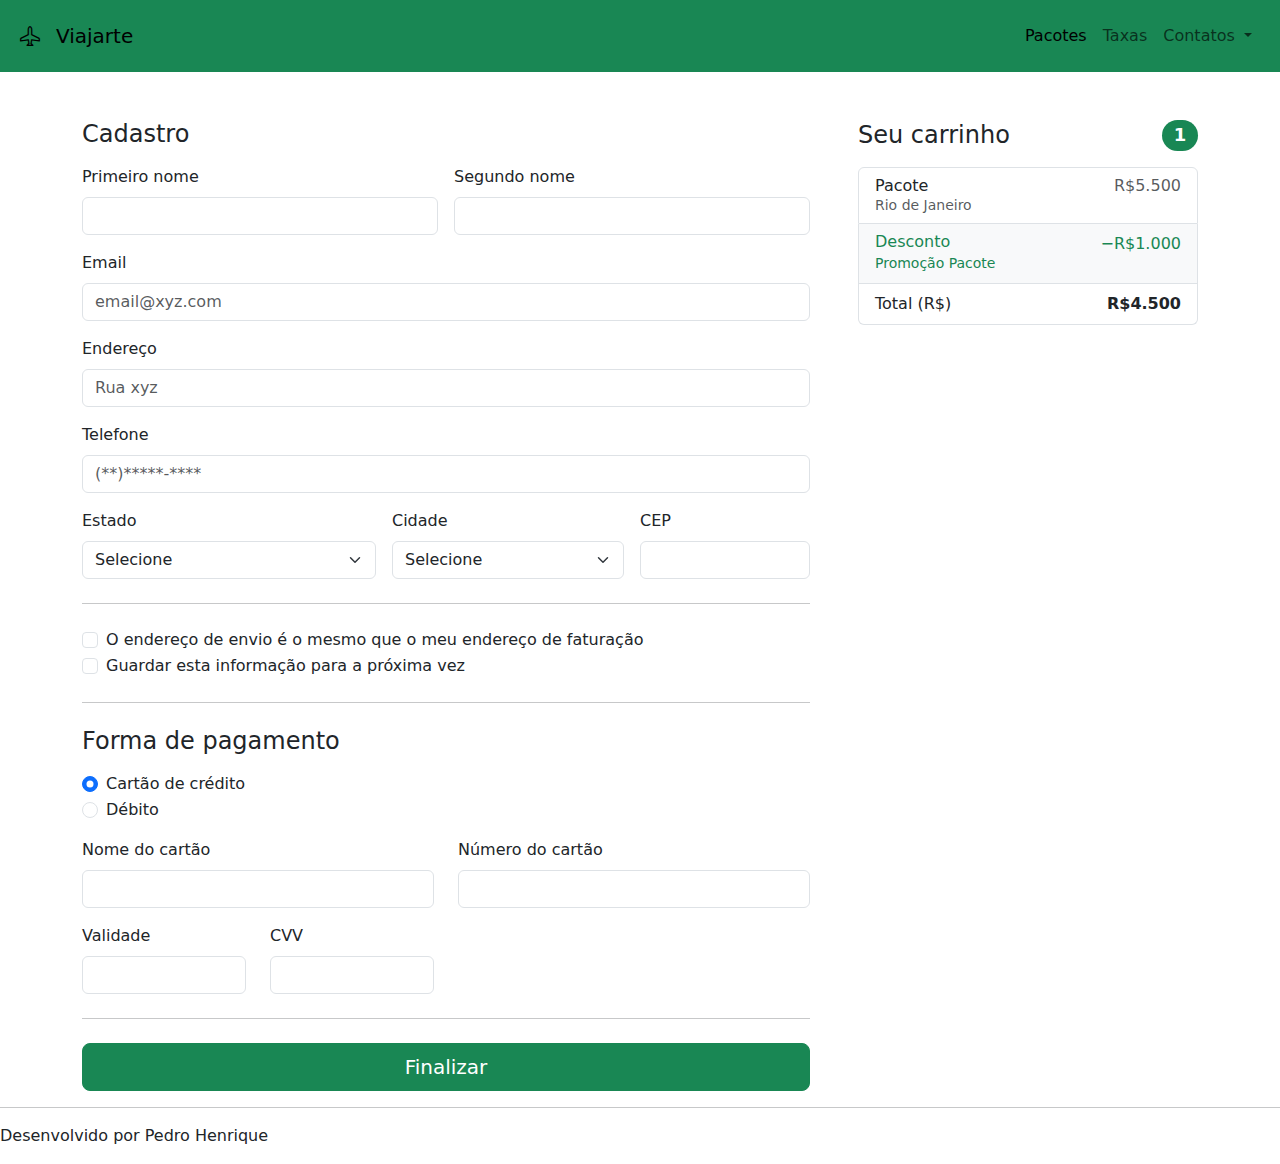
<file: checkoutRio.html>
<!DOCTYPE html>
<html lang="PT-BR">

<head>
  <meta charset="UTF-8">
  <meta name="viewport" content="width=device-width, initial-scale=1.0">
  <link rel="stylesheet" href="style.css">
  <link rel="stylesheet" href="https://cdn.jsdelivr.net/npm/bootstrap-icons@1.11.3/font/bootstrap-icons.min.css">
  <link href=" https://cdn.jsdelivr.net/npm/bootstrap@5.3.3/dist/css/bootstrap.min.css" rel="stylesheet"
    integrity="sha384-QWTKZyjpPEjISv5WaRU9OFeRpok6YctnYmDr5pNlyT2bRjXh0JMhjY6hW+ALEwIH" crossorigin="anonymous">
  <title>Checkout</title>
</head>

<body>
  <header class="container-fluid p-2 bg-success text-center">
    <section>
      <nav class=" navbar navbar-expand-lg bg-success">
        <div class="container-fluid">
          <a class="navbar-brand" href="#"><i class="bi bi-airplane"></i></a>
          <a class="navbar-brand" href="#">Viajarte</a>
          <button class="navbar-toggler" type="button" data-bs-toggle="collapse"
            data-bs-target="#navbarSupportedContent" aria-controls="navbarSupportedContent" aria-expanded="false"
            aria-label="Toggle navigation">
            <span class="navbar-toggler-icon"></span>
          </button>
          <div class="collapse navbar-collapse justify-content-end bg-success" id="navbarSupportedContent">
            <ul class="navbar-nav">
              <li class="nav-item">
                <a class="nav-link active" aria-current="page" href="#">Pacotes</a>
              </li>
              <li class="nav-item">
                <a class="nav-link" href="#">Taxas</a>
              </li>
              <li class="nav-item dropdown">
                <a class="nav-link dropdown-toggle" href="#" role="button" data-bs-toggle="dropdown"
                  aria-expanded="false">
                  Contatos
                </a>
                <ul class="dropdown-menu">
                  <li><a class="dropdown-item" href="#">Action</a></li>
                  <li><a class="dropdown-item" href="#">Another action</a></li>
                  <li>
                    <hr class="dropdown-divider">
                  </li>

                <li>
                  <a class="nav-link" href="#"><i class="bi bi-cart2"></i></a>
                </li>
              </li>
              </li>
            </ul>
          </div>
        </div>
      </nav>
      </fieldset>
    </section>
  </header><br><br>
  <main class="container">
    <div class="row g-5">
      <div class="col-md-5 col-lg-4 order-md-last">
        <h4 class="d-flex justify-content-between align-items-center mb-3">
          <span>Seu carrinho</span>
          <span class="badge bg-success rounded-pill">1</span>
        </h4>
        <ul class="list-group mb-3">
          <li class="list-group-item d-flex justify-content-between lh-sm">
            <div>
              <h6 class="my-0">Pacote</h6>
              <small class="text-body-secondary">Rio de Janeiro</small>
            </div>
            <span class="text-body-secondary">R$5.500</span>
          </li>
          <li class="list-group-item d-flex justify-content-between bg-body-tertiary">
            <div class="text-success">
              <h6 class="my-0">Desconto</h6>
              <small>Promoção Pacote</small>
            </div>
            <span class="text-success">−R$1.000</span>
          </li>
          <li class="list-group-item d-flex justify-content-between">
            <span>Total (R$)</span>
            <strong>R$4.500</strong>
          </li>
        </ul>

        <form>
        </form>
      </div>
      <div class="col-md-7 col-lg-8">
        <h4 class="mb-3">Cadastro</h4>
        <form class="needs-validation" novalidate>
          <div class="row g-3">
            <div class="col-sm-6">
              <label for="firstName" class="form-label">Primeiro nome</label>
              <input type="text" class="form-control" id="firstName" placeholder="" value="" required>
              <div class="invalid-feedback">
                Valid first name is required.
              </div>
            </div>

            <div class="col-sm-6">
              <label for="lastName" class="form-label">Segundo nome</label>
              <input type="text" class="form-control" id="lastName" placeholder="" value="" required>
              <div class="invalid-feedback">
                Valid last name is required.
              </div>
            </div>

            <div class="col-12">
              <label for="email" class="form-label">Email <span class="text-body-secondary"></span></label>
              <input type="email" class="form-control" id="email" placeholder="email@xyz.com">
              <div class="invalid-feedback">
                Please enter a valid email address for shipping updates.
              </div>
            </div>

            <div class="col-12">
              <label for="address" class="form-label">Endereço</label>
              <input type="text" class="form-control" id="Endereço" placeholder="Rua xyz" required>
              <div class="invalid-feedback">
                Please enter your shipping address.
              </div>
            </div>

            <div class="col-12">
              <label for="address2" class="form-label">Telefone <span
                  class="text-body-secondary"></span></label>
              <input type="text" class="form-control" id="telefone" placeholder="(**)*****-****">
            </div>

            <div class="col-md-5">
              <label for="estado" class="form-label">Estado</label>
              <select class="form-select" id="estado" required>
                <option value="">Selecione</option>
                <option value="">Selecione um estado</option>
                <option value="AC">Acre (AC)</option>
                <option value="AL">Alagoas (AL)</option>
                <option value="AP">Amapá (AP)</option>
                <option value="AM">Amazonas (AM)</option>
                <option value="BA">Bahia (BA)</option>
                <option value="CE">Ceará (CE)</option>
                <option value="DF">Distrito Federal (DF)</option>
                <option value="ES">Espírito Santo (ES)</option>
                <option value="GO">Goiás (GO)</option>
                <option value="MA">Maranhão (MA)</option>
                <option value="MT">Mato Grosso (MT)</option>
                <option value="MS">Mato Grosso do Sul (MS)</option>
                <option value="MG">Minas Gerais (MG)</option>
                <option value="PA">Pará (PA)</option>
                <option value="PB">Paraíba (PB)</option>
                <option value="PR">Paraná (PR)</option>
                <option value="PE">Pernambuco (PE)</option>
                <option value="PI">Piauí (PI)</option>
                <option value="RJ">Rio de Janeiro (RJ)</option>
                <option value="RN">Rio Grande do Norte (RN)</option>
                <option value="RS">Rio Grande do Sul (RS)</option>
                <option value="RO">Rondônia (RO)</option>
                <option value="RR">Roraima (RR)</option>
                <option value="SC">Santa Catarina (SC)</option>
                <option value="SP">São Paulo (SP)</option>
                <option value="SE">Sergipe (SE)</option>
                <option value="TO">Tocantins (TO)</option>
              </select>
              <div class="invalid-feedback">
                Selecione seu estado.
              </div>
            </div>

            <div class="col-md-4">
              <label for="state" class="form-label">Cidade</label>
              <select class="form-select" id="Cidade" required>
                <option value="">Selecione</option>
                <option value="">Selecione uma cidade</option>
                <option value="São Paulo">São Paulo</option>
                <option value="Rio de Janeiro">Rio de Janeiro</option>
                <option value="Belo Horizonte">Belo Horizonte</option>
                <option value="Brasília">Brasília</option>
                <option value="Salvador">Salvador</option>
                <option value="Fortaleza">Fortaleza</option>
                <option value="Curitiba">Curitiba</option>
                <option value="Manaus">Manaus</option>
                <option value="Recife">Recife</option>
                <option value="Porto Alegre">Porto Alegre</option>
                <option value="Belém">Belém</option>
                <option value="Goiânia">Goiânia</option>
                <option value="São Luís">São Luís</option>
                <option value="Maceió">Maceió</option>
                <option value="Natal">Natal</option>
                <option value="João Pessoa">João Pessoa</option>
                <option value="Teresina">Teresina</option>
                <option value="Campo Grande">Campo Grande</option>
                <option value="Cuiabá">Cuiabá</option>
                <option value="Aracaju">Aracaju</option>
                <option value="Vitória">Vitória</option>
                <option value="Macapá">Macapá</option>
                <option value="Rio Branco">Rio Branco</option>
                <option value="Boa Vista">Boa Vista</option>
                <option value="Palmas">Palmas</option>
                <option value="São Bernardo do Campo">São Bernardo do Campo</option>
                <option value="São José dos Campos">São José dos Campos</option>
                <option value="Santo André">Santo André</option>
                <option value="Nova Iguaçu">Nova Iguaçu</option>
                <option value="Duque de Caxias">Duque de Caxias</option>
                <option value="Campinas">Campinas</option>
                <option value="São José">São José</option>
                <option value="Guarulhos">Guarulhos</option>
                <option value="Diadema">Diadema</option>
                <option value="Niterói">Niterói</option>
                <option value="Contagem">Contagem</option>
                <option value="Juiz de Fora">Juiz de Fora</option>
                <option value="Sorocaba">Sorocaba</option>
                <option value="Caxias do Sul">Caxias do Sul</option>
                <option value="Pelotas">Pelotas</option>
                <option value="Florianópolis">Florianópolis</option>
                <option value="Teresópolis">Teresópolis</option>
              </select>
              <div class="invalid-feedback">
                Selecione sua cidade.
              </div>
            </div>

            <div class="col-md-3">
              <label for="zip" class="form-label">CEP</label>
              <input type="text" class="form-control" id="zip" placeholder="" required>
              <div class="invalid-feedback">
                Zip code required.
              </div>
            </div>
          </div>

          <hr class="my-4">

          <div class="form-check">
            <input type="checkbox" class="form-check-input" id="same-address">
            <label class="form-check-label" for="same-address">O endereço de envio é o mesmo que o meu endereço de faturação</label>
          </div>

          <div class="form-check">
            <input type="checkbox" class="form-check-input" id="save-info">
            <label class="form-check-label" for="save-info">Guardar esta informação para a próxima vez</label>
          </div>

          <hr class="my-4">

          <h4 class="mb-3">Forma de pagamento</h4>

          <div class="my-3">
            <div class="form-check">
              <input id="credit" name="paymentMethod" type="radio" class="form-check-input" checked required>
              <label class="form-check-label" for="credit">Cartão de crédito</label>
            </div>
            <div class="form-check">
              <input id="debit" name="paymentMethod" type="radio" class="form-check-input" required>
              <label class="form-check-label" for="debit">Débito</label>
            </div>
          </div>

          <div class="row gy-3">
            <div class="col-md-6">
              <label for="cc-name" class="form-label">Nome do cartão</label>
              <input type="text" class="form-control" id="cc-name" placeholder="" required>
              <small class="text-body-secondary"></small>
              <div class="invalid-feedback">
                É necessário o nome do cartão de crédito
              </div>
            </div>

            <div class="col-md-6">
              <label for="cc-number" class="form-label">Número do cartão</label>
              <input type="text" class="form-control" id="cc-number" placeholder="" required>
              <div class="invalid-feedback">
                É necessário o número do cartão de crédito
              </div>
            </div>

            <div class="col-md-3">
              <label for="cc-expiration" class="form-label">Validade</label>
              <input type="text" class="form-control" id="cc-expiration" placeholder="" required>
              <div class="invalid-feedback">
                É necessário a validade do cartão de crédito
              </div>
            </div>

            <div class="col-md-3">
              <label for="cc-cvv" class="form-label">CVV</label>
              <input type="text" class="form-control" id="cc-cvv" placeholder="" required>
              <div class="invalid-feedback">
                Security code required
              </div>
            </div>
          </div>

          <hr class="my-4">

          <a href="" class="btn btn-success btn-lg w-100" data-bs-toggle="modal" data-bs-target="#ModalRio">Finalizar</a>
        </form>
      </div>
    </div>
  </main>

  <script src="https://cdn.jsdelivr.net/npm/bootstrap@5.3.3/dist/js/bootstrap.bundle.min.js"
    integrity="sha384-YvpcrYf0tY3lHB60NNkmXc5s9fDVZLESaAA55NDzOxhy9GkcIdslK1eN7N6jIeHz"
    crossorigin="anonymous"></script>
</body>
<div class="modal" tabindex="-1" id="ModalRio">
  <div class="modal-dialog">
    <div class="modal-content">
      <div class="modal-header">
        <h5 class="modal-title">Compra realizada com sucesso</h5>
        <button type="button" class="btn-close" data-bs-dismiss="modal" aria-label="Close"></button>
      </div>
      <div class="modal-body">
        <p>Acesse seu email para mais informações</p>
      </div>
      <div class="modal-footer">
        <button type="button" class="btn btn-danger" data-bs-dismiss="modal">Fechar</button>
      </div>
    </div>
  </div>
</div>

<footer>
  <hr>
  <p>
      Desenvolvido por Pedro Henrique
  </p>
</footer>

</html
</file>
<file: style.css>
#AteImg img{
    width: 100%;
    height: 27vh;
    object-fit: cover;
}
#imgTwo img{
    width: 100%;
    height: 50vh;
    object-fit: cover;
}
#Textone {
    font-size: 20px;
    color: white;
    text-shadow: 3px 3px 3px black;
}
#card {
    background-color: white;
    
}
</file>
